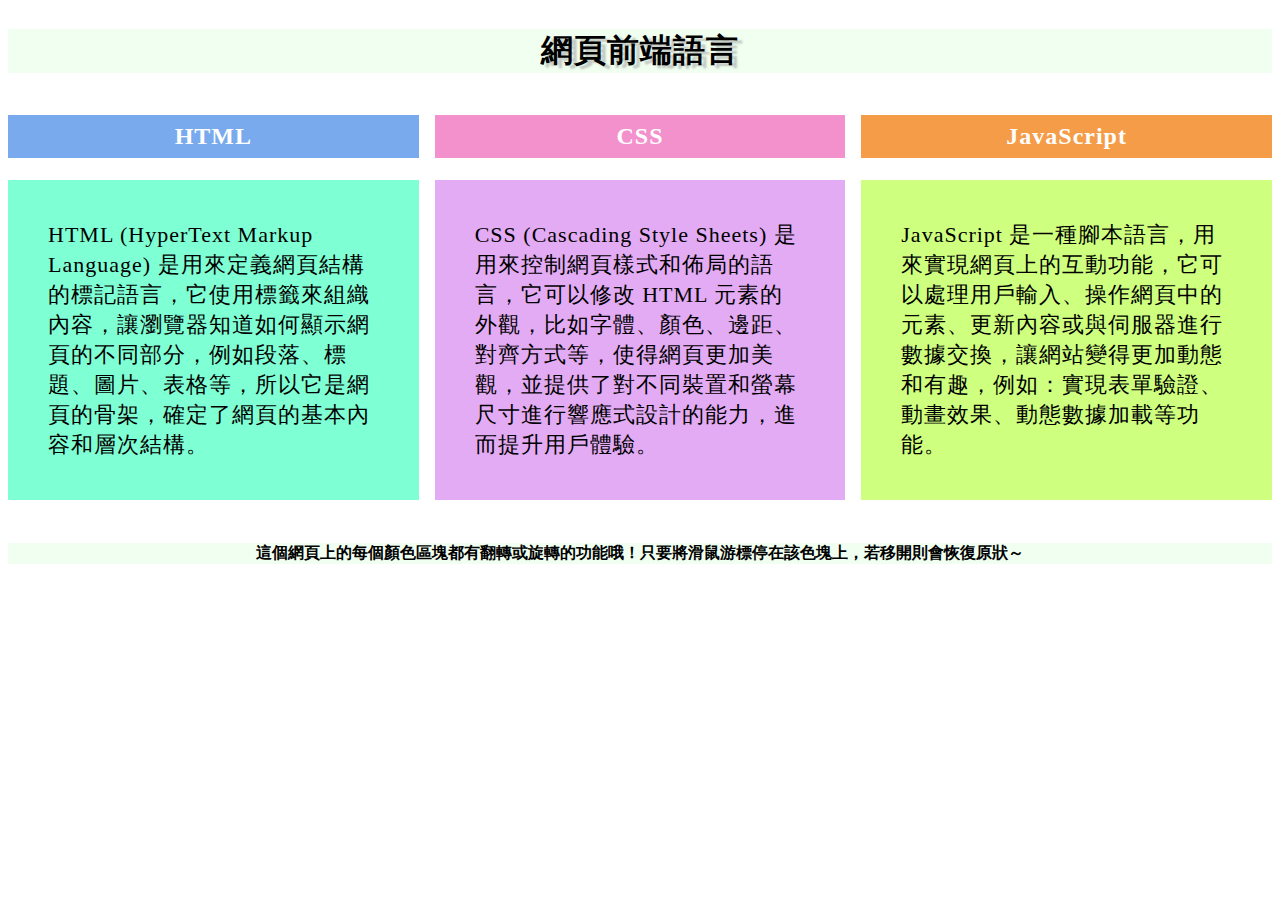
<file: index.html>
<!DOCTYPE html>
<html lang="en">
<head>
    <meta charset="UTF-8">
    <meta name="viewport" content="width=device-width, initial-scale=1.0">
    
    <title>三大前端語言</title>
    <style>
        h1 {column-span: all; background-color: #f0fff0; text-align: center; text-shadow: 5px 3px 2px #ADADADAD;}
        h1:hover{
            transform: rotate(360deg);
            transition: 5s;
        }
        h4 {column-span: all; background-color: #f0fff0; text-align: center;}
        h4:hover{
            transform: rotate(360deg);
            transition: 5s;
        }
        h2 {color: white; text-align:center; break-before: column; padding: 8px;}
        h2:hover{
            transform: rotateX(180deg);
            transition: 5s;
        }
        p {padding: 40px; line-height: 30px; font-size: 22px;}
        p:hover{
            transform: rotateY(180deg);
            transition: 5s;
        }
        div {columns: 3; letter-spacing: 1px;}
    </style>

</head>
<body>
    
    <div>
        <h1>網頁前端語言</h1>
        <h2 style="background-color: rgb(121, 170, 238);">HTML</h2>
        <p style="background-color: aquamarine;">HTML (HyperText Markup Language) 是用來定義網頁結構的標記語言，它使用標籤來組織內容，讓瀏覽器知道如何顯示網頁的不同部分，例如段落、標題、圖片、表格等，所以它是網頁的骨架，確定了網頁的基本內容和層次結構。</p>
        <h2 style="background-color: rgb(243, 145, 205);">CSS</h2>
        <p style="background-color: rgba(225, 165, 243, 0.934);">CSS (Cascading Style Sheets) 是用來控制網頁樣式和佈局的語言，它可以修改 HTML 元素的外觀，比如字體、顏色、邊距、對齊方式等，使得網頁更加美觀，並提供了對不同裝置和螢幕尺寸進行響應式設計的能力，進而提升用戶體驗。</p>
        <h2 style="background-color: rgb(245, 156, 72);">JavaScript</h2>
        <p style="background-color: rgb(206, 255, 127);">JavaScript 是一種腳本語言，用來實現網頁上的互動功能，它可以處理用戶輸入、操作網頁中的元素、更新內容或與伺服器進行數據交換，讓網站變得更加動態和有趣，例如：實現表單驗證、動畫效果、動態數據加載等功能。</p>
    </div>
    <h4>這個網頁上的每個顏色區塊都有翻轉或旋轉的功能哦！只要將滑鼠游標停在該色塊上，若移開則會恢復原狀～</h4>
    
</body>
</html>
</file>
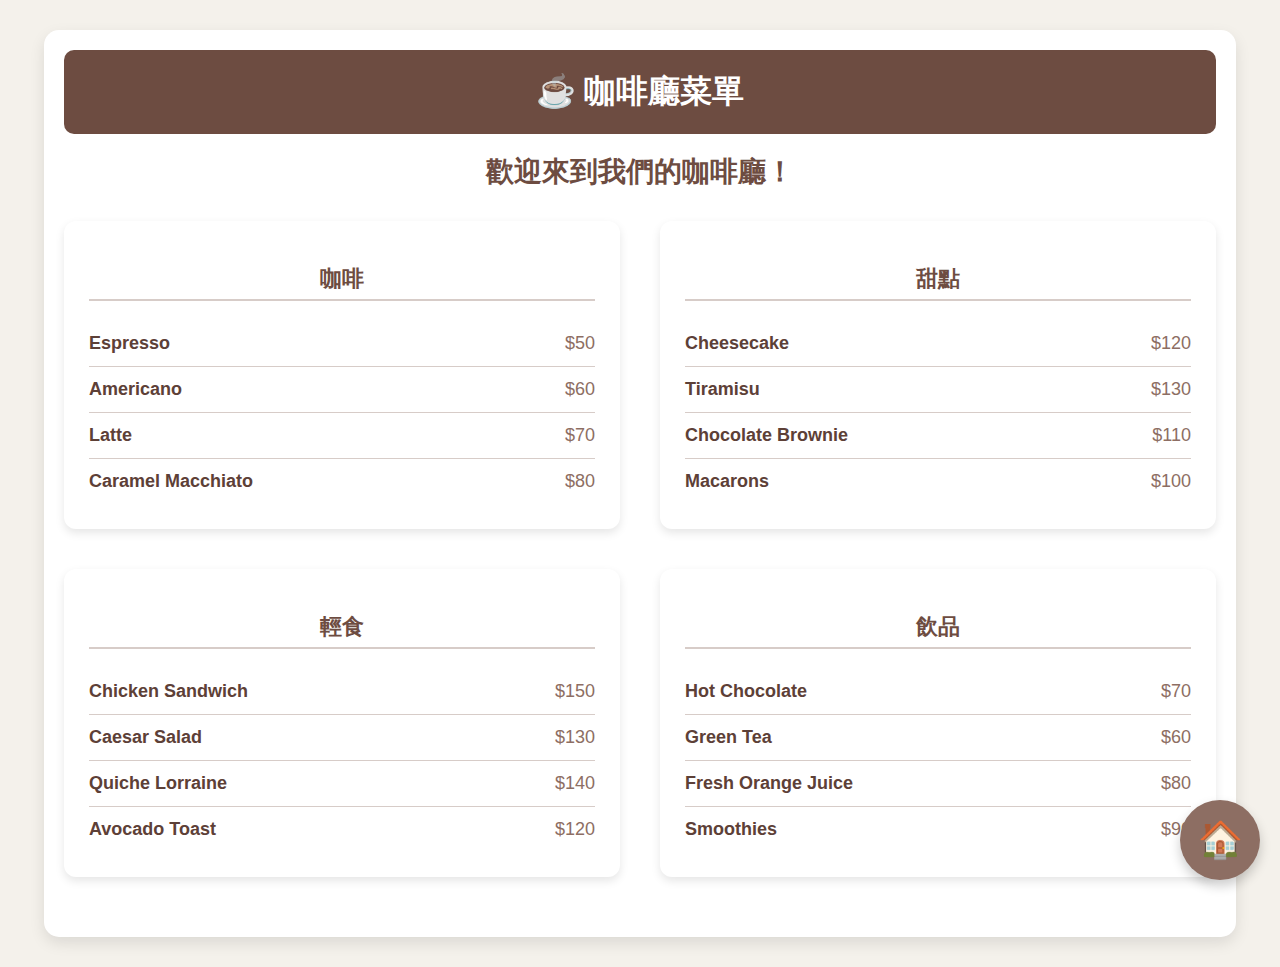
<file: group/menu.html>
<!DOCTYPE html>
<html lang="zh-Hant">
<head>
    <meta charset="UTF-8">
    <meta name="viewport" content="width=device-width, initial-scale=1.0">
    <title>咖啡廳菜單</title>
    <link rel="stylesheet" href="menu.css">
</head>
<body>
    <div class="menu-container">
        <header>
            <div class="menu-title">
                <span>☕ 咖啡廳菜單</span>
            </div>
        </header>
        <main>
            <h1>歡迎來到我們的咖啡廳！</h1>
            <div class="menu-sections">
                <div class="menu-section">
                    <h2>咖啡</h2>
                    <div class="menu-item">
                        <span class="item-name">Espresso</span>
                        <span class="item-price">$50</span>
                    </div>
                    <div class="menu-item">
                        <span class="item-name">Americano</span>
                        <span class="item-price">$60</span>
                    </div>
                    <div class="menu-item">
                        <span class="item-name">Latte</span>
                        <span class="item-price">$70</span>
                    </div>
                    <div class="menu-item">
                        <span class="item-name">Caramel Macchiato</span>
                        <span class="item-price">$80</span>
                    </div>
                </div>

                <div class="menu-section">
                    <h2>甜點</h2>
                    <div class="menu-item">
                        <span class="item-name">Cheesecake</span>
                        <span class="item-price">$120</span>
                    </div>
                    <div class="menu-item">
                        <span class="item-name">Tiramisu</span>
                        <span class="item-price">$130</span>
                    </div>
                    <div class="menu-item">
                        <span class="item-name">Chocolate Brownie</span>
                        <span class="item-price">$110</span>
                    </div>
                    <div class="menu-item">
                        <span class="item-name">Macarons</span>
                        <span class="item-price">$100</span>
                    </div>
                </div>
            </div>

            <div class="menu-sections">
                <div class="menu-section">
                    <h2>輕食</h2>
                    <div class="menu-item">
                        <span class="item-name">Chicken Sandwich</span>
                        <span class="item-price">$150</span>
                    </div>
                    <div class="menu-item">
                        <span class="item-name">Caesar Salad</span>
                        <span class="item-price">$130</span>
                    </div>
                    <div class="menu-item">
                        <span class="item-name">Quiche Lorraine</span>
                        <span class="item-price">$140</span>
                    </div>
                    <div class="menu-item">
                        <span class="item-name">Avocado Toast</span>
                        <span class="item-price">$120</span>
                    </div>
                </div>

                <div class="menu-section">
                    <h2>飲品</h2>
                    <div class="menu-item">
                        <span class="item-name">Hot Chocolate</span>
                        <span class="item-price">$70</span>
                    </div>
                    <div class="menu-item">
                        <span class="item-name">Green Tea</span>
                        <span class="item-price">$60</span>
                    </div>
                    <div class="menu-item">
                        <span class="item-name">Fresh Orange Juice</span>
                        <span class="item-price">$80</span>
                    </div>
                    <div class="menu-item">
                        <span class="item-name">Smoothies</span>
                        <span class="item-price">$90</span>
                    </div>
                </div>
            </div>
        </main>
    </div>
    <a href="#" class="floating-button" id="homeButton" title="回首頁">🏠</a>
    <script>
        document.addEventListener("DOMContentLoaded", () => {
            const homeButton = document.getElementById("homeButton");

            // 確認按鈕存在
            console.log(homeButton); 

            // 按鈕點擊時切換圖標並跳轉到 home.html
            homeButton.addEventListener("click", (event) => {
                event.preventDefault(); // 防止默認跳轉行為

                console.log("Button clicked!"); // 查看是否點擊了按鈕

                // 切換圖標
                if (homeButton.textContent === "🏠") {
                    homeButton.textContent = "🏚️"; // 切換為房子損壞圖標
                } else {
                    homeButton.textContent = "🏠"; // 恢復原圖標
                }

                // 延遲跳轉到 home.html
                setTimeout(() => {
                    window.location.href = "home.html"; // 跳轉到 home.html
                }, 500); // 延遲 500 毫秒，以便顯示圖標切換效果
            });
        });
    </script>
</body>
</html>
</file>
<file: group/menu.css>
/* styles.css */
body {
    font-family: 'Arial', sans-serif;
    margin: 0;
    padding: 0;
    background-color: #f4f1eb;
    color: #5d4037;
}

.menu-container {
    width: 90%;
    margin: 30px auto;
    padding: 20px;
    background-color: #fff;
    border-radius: 15px;
    box-shadow: 0 6px 15px rgba(0, 0, 0, 0.1);
}

header {
    text-align: center;
    padding: 20px;
    background-color: #6d4c41;
    color: white;
    border-radius: 10px;
}

.menu-title span {
    font-size: 32px;
    font-weight: bold;
}

main {
    text-align: center;
}

main h1 {
    font-size: 28px;
    margin-bottom: 30px;
    color: #6d4c41;
}

.menu-sections {
    display: grid;
    grid-template-columns: repeat(2, 1fr); /* Set the layout to two columns */
    gap: 40px; /* Increase the gap between sections */
    margin-bottom: 40px; /* Add more margin at the bottom */
}

.menu-section {
    background-color: #fff;
    padding: 25px; /* Increased padding inside each section */
    border-radius: 12px;
    box-shadow: 0 4px 10px rgba(0, 0, 0, 0.1);
}

.menu-section h2 {
    font-size: 22px;
    color: #6d4c41;
    margin-bottom: 20px;
    border-bottom: 2px solid #d7ccc8;
    padding-bottom: 5px;
}

.menu-item {
    display: flex;
    justify-content: space-between;
    align-items: center;
    padding: 12px 0;
    font-size: 18px;
    border-bottom: 1px solid #d7ccc8;
    transition: background-color 0.3s ease, transform 0.2s ease;
}

.menu-item:last-child {
    border-bottom: none;
}

.menu-item:hover {
    background-color: #d7ccc8;
    transform: scale(1.05);
}

.item-name {
    font-weight: bold;
}

.item-price {
    color: #8d6e63;
}
/* 懸浮按鈕的樣式 */
.floating-button {
    position: fixed;
    bottom: 20px;
    right: 20px;
    font-size: 36px;
    color: #ffffff;
    background-color: #8d6e63;
    width: 80px;
    height: 80px;
    border-radius: 50%;
    text-align: center;
    line-height: 80px;
    text-decoration: none;
    box-shadow: 0 6px 12px rgba(0, 0, 0, 0.2);
    transition: all 0.3s ease;
    z-index: 1000;
    user-select: none; /* 禁止選中文字 */
}

.floating-button:hover {
    background-color: #5d4037;
    transform: scale(1.15);
    box-shadow: 0 8px 16px rgba(0, 0, 0, 0.3);
}

.floating-button:active {
    transform: scale(1); /* 點擊時略微回彈 */
}



/* Header 類型調整（無需固定按鈕） */
header {
    text-align: center;
    padding: 20px;
    background-color: #6d4c41;
    color: white;
    border-radius: 10px;
}
</file>
